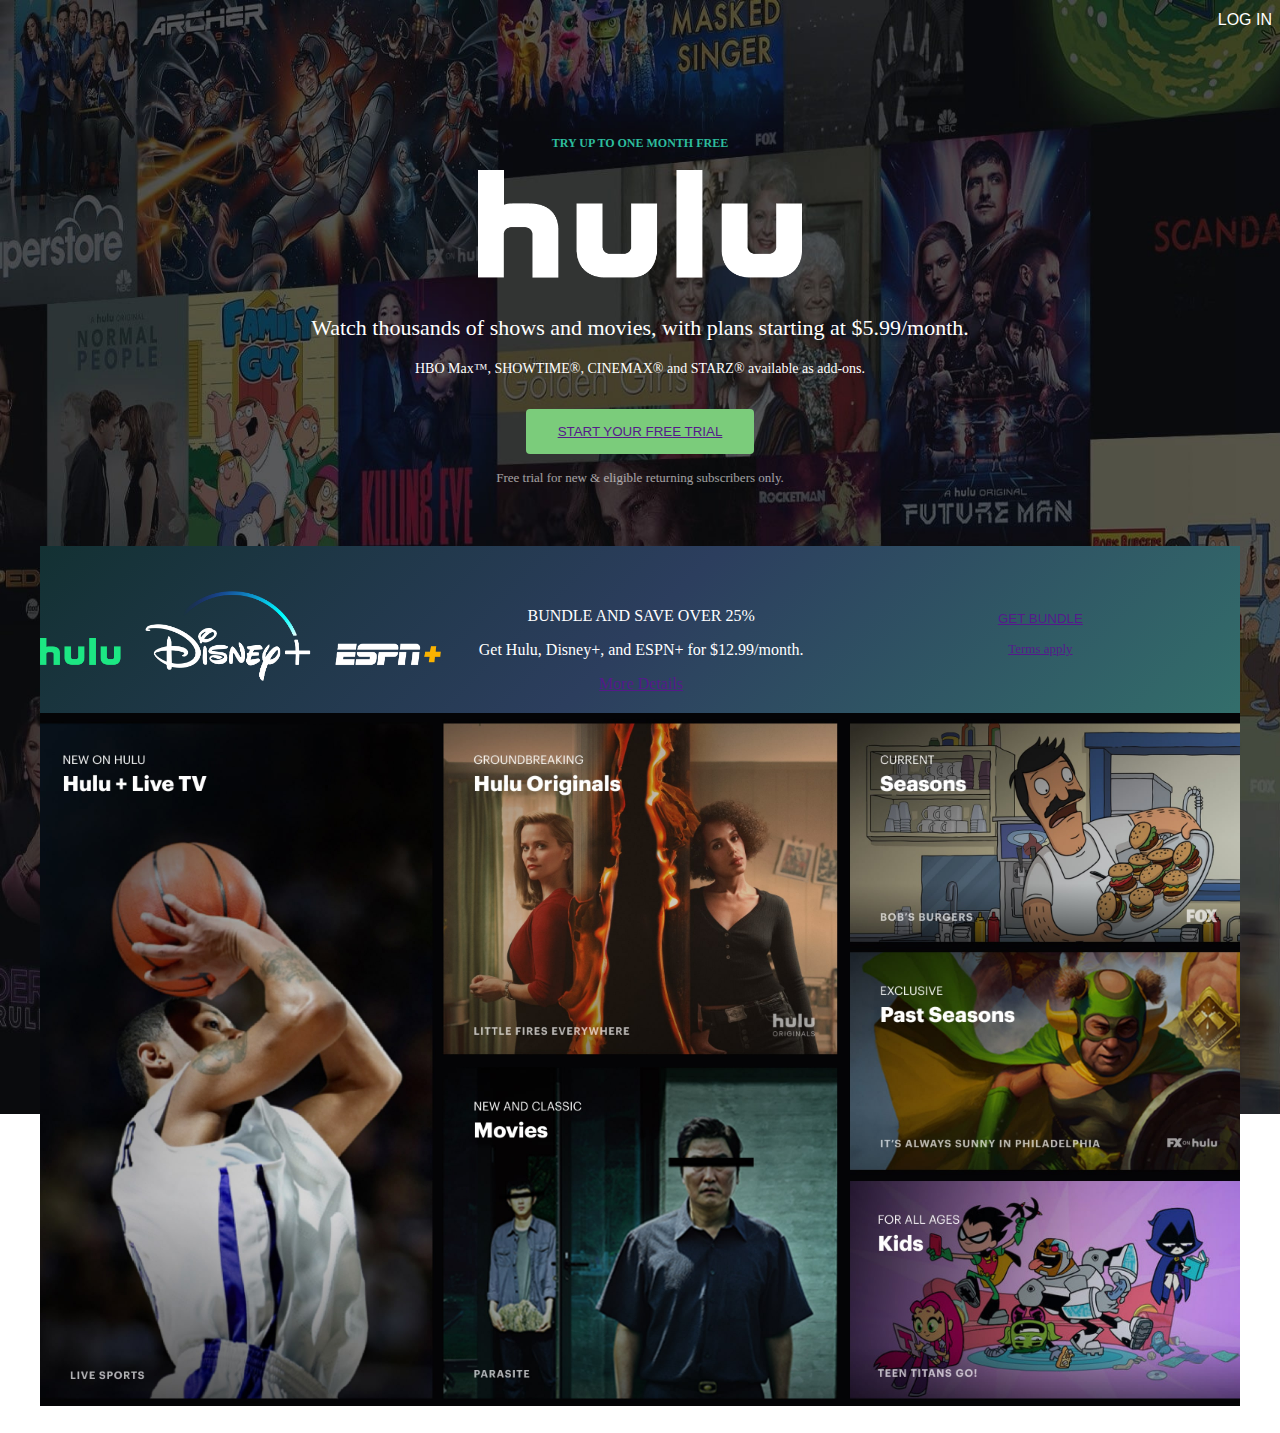
<file: 01-index.html>
<!DOCTYPE html>
<html lang="en">
<head>
    <meta charset="UTF-8">
    <meta name="viewport" content="width=device-width, initial-scale=1.0">
    <link rel="stylesheet" href="01-index.css">
    <title>Hulu</title>
</head>


<header style="width:100%; text-align:right;color: white;">
    <h1>LOG IN</h1>
    </header>

<body>

    <style class="background">
        body  {
          background-image: url("../3-Assets/mainBackground.jpg"); 
            background-size: 300vh;
          background-repeat: no-repeat;
        }
    </style>

    <div class="topsection">
       
        <div class="try">TRY UP TO ONE MONTH FREE</div>
        <div>
            <img class="huluLogo" src="../3-Assets/huluLogo.png">
        </div>
        <div class="Watch"> Watch thousands of shows and movies, with plans starting at $5.99/month.</div>
        <div class="trial">HBO Max™, SHOWTIME®, CINEMAX® and STARZ® available as add-ons.</div>  
        <div class="button1">
            <button class="freeTrialButton">
                <a href class=“about:blank”> START YOUR FREE TRIAL </a> 
            </button>
        </div>
        <div class="eligible">Free trial for new & eligible returning subscribers only.</div> 
        
        
    <div class="container-1">
        <div class="box-1">
            <img class="sideLogos" src="../3-Assets/sidelogos.png" alt="sideLogos">
        </div>
        <div class="box-2">
            <p id="one">BUNDLE AND SAVE OVER 25%</p> 
            <p id="two">Get Hulu, Disney+, and ESPN+ for $12.99/month.</p>
            <a href class="about:blank">More Details</a>
        </div>
        <div class="box-3">
            <button class="getBundle">
                <a href class=“about:blank”>GET BUNDLE</a> 
            </button>
        <div class="termsApply">
            <a href class="about:blank">Terms apply</a>
        </div>
    </div>

    </div>


    <div class="backgroundTwo">
        <img class="secondBackground" src="../3-Assets/basketball.jpg">
    </div>


    

</body>
</html>
</file>
<file: 01-index.css>
h1  {
    font-family: 'Graphik', Helvetica, Arial, sans-serif;
    font-size: 1rem;
    font-weight: 400;
    line-height: 1.5;
    margin: 0px;
    height: 100%;
}



.topsection {
    justify-content: center;
    text-align: center;
    color: white;
    padding: 15px 32px;
  }

  .try {
    color: #2DBD9D;
    font-size: 12px;
    font-weight: 600;
    line-height: 13px;
    padding-bottom: 20px;
    padding-top: 90px;
  
  }

  .huluLogo {
    height: 12vh;
    
  }

.Watch {
    font-size: 22px;
    line-height: 30px;
    margin-top: 16px;
    padding: 15px 32px;
}

.trial {
    font-size: 14px;
    line-height: 21px;
    padding-bottom: 30px;
}

.freeTrialButton {
    color: black;
    background: rgb(123, 204, 123);
    border-radius: 4px;
    padding: 15px 32px;
    border: none;
}

.eligible {
    align-self: center;
    margin-top: 16px;
    color: white;
    opacity: 0.6;
    padding-bottom: 60px;
    font-size: 13px;
}

.container-1{
    display: flex;
    background-image: linear-gradient(135deg, #133133 0%, #2c3e5e 50%, #336e6b 100%);
    padding-top: 45px;
   
}

.sideLogos {
    height: 10vh;
    
}

.box-1 {
    flex: 1;
}

.box-2 {
    flex: 1;
    padding-bottom: 20px;
    padding-top: -9px;
    
}

.box-3 {
    flex: 1;
}

.getBundle {
    color: black;
    background-color: transparent;
    border-color: gray;
    border-radius: 4px;
    padding: 15px 32px;
    border: none;
    padding-top: 20px;
}

.termsApply {
    font-size: 13px;

}

.secondBackground {
    background-size: cover;
    background-repeat: no-repeat;
    max-width: 100%;
    min-height: 100%;

}
</file>
